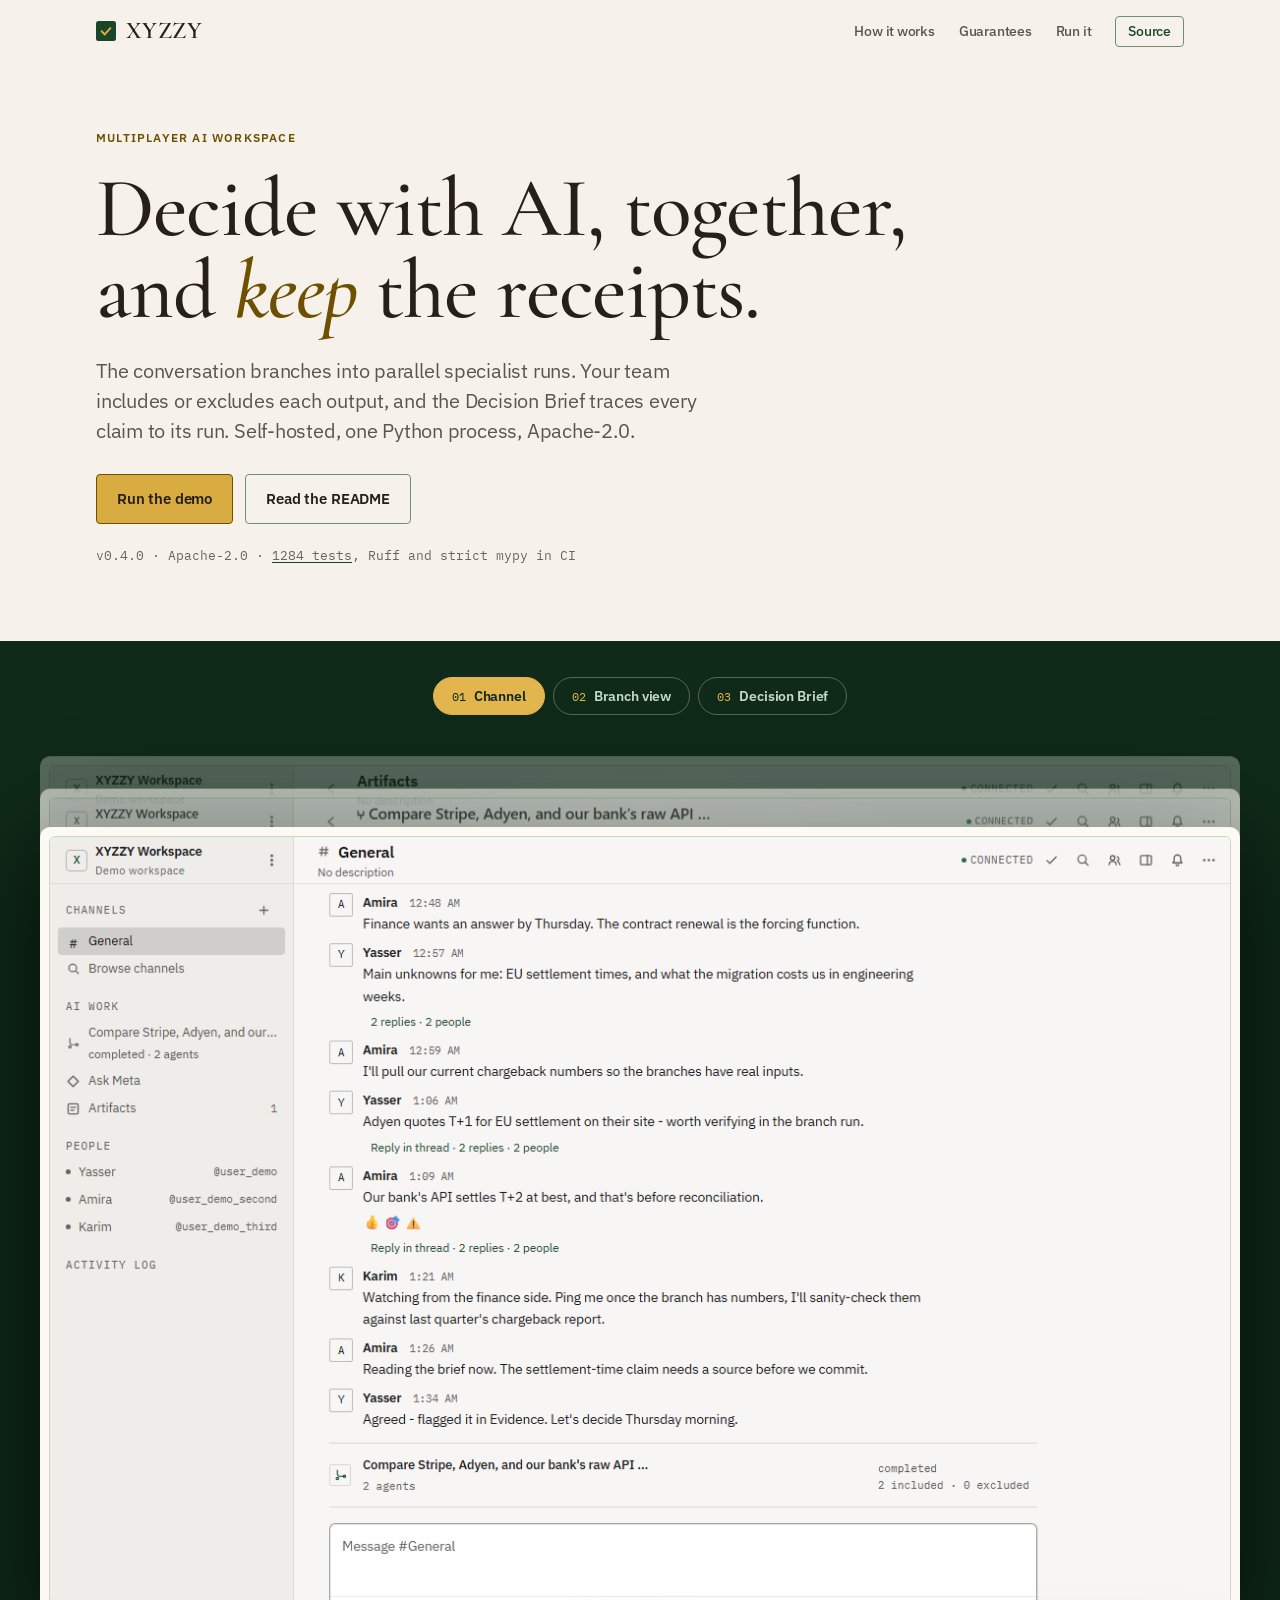
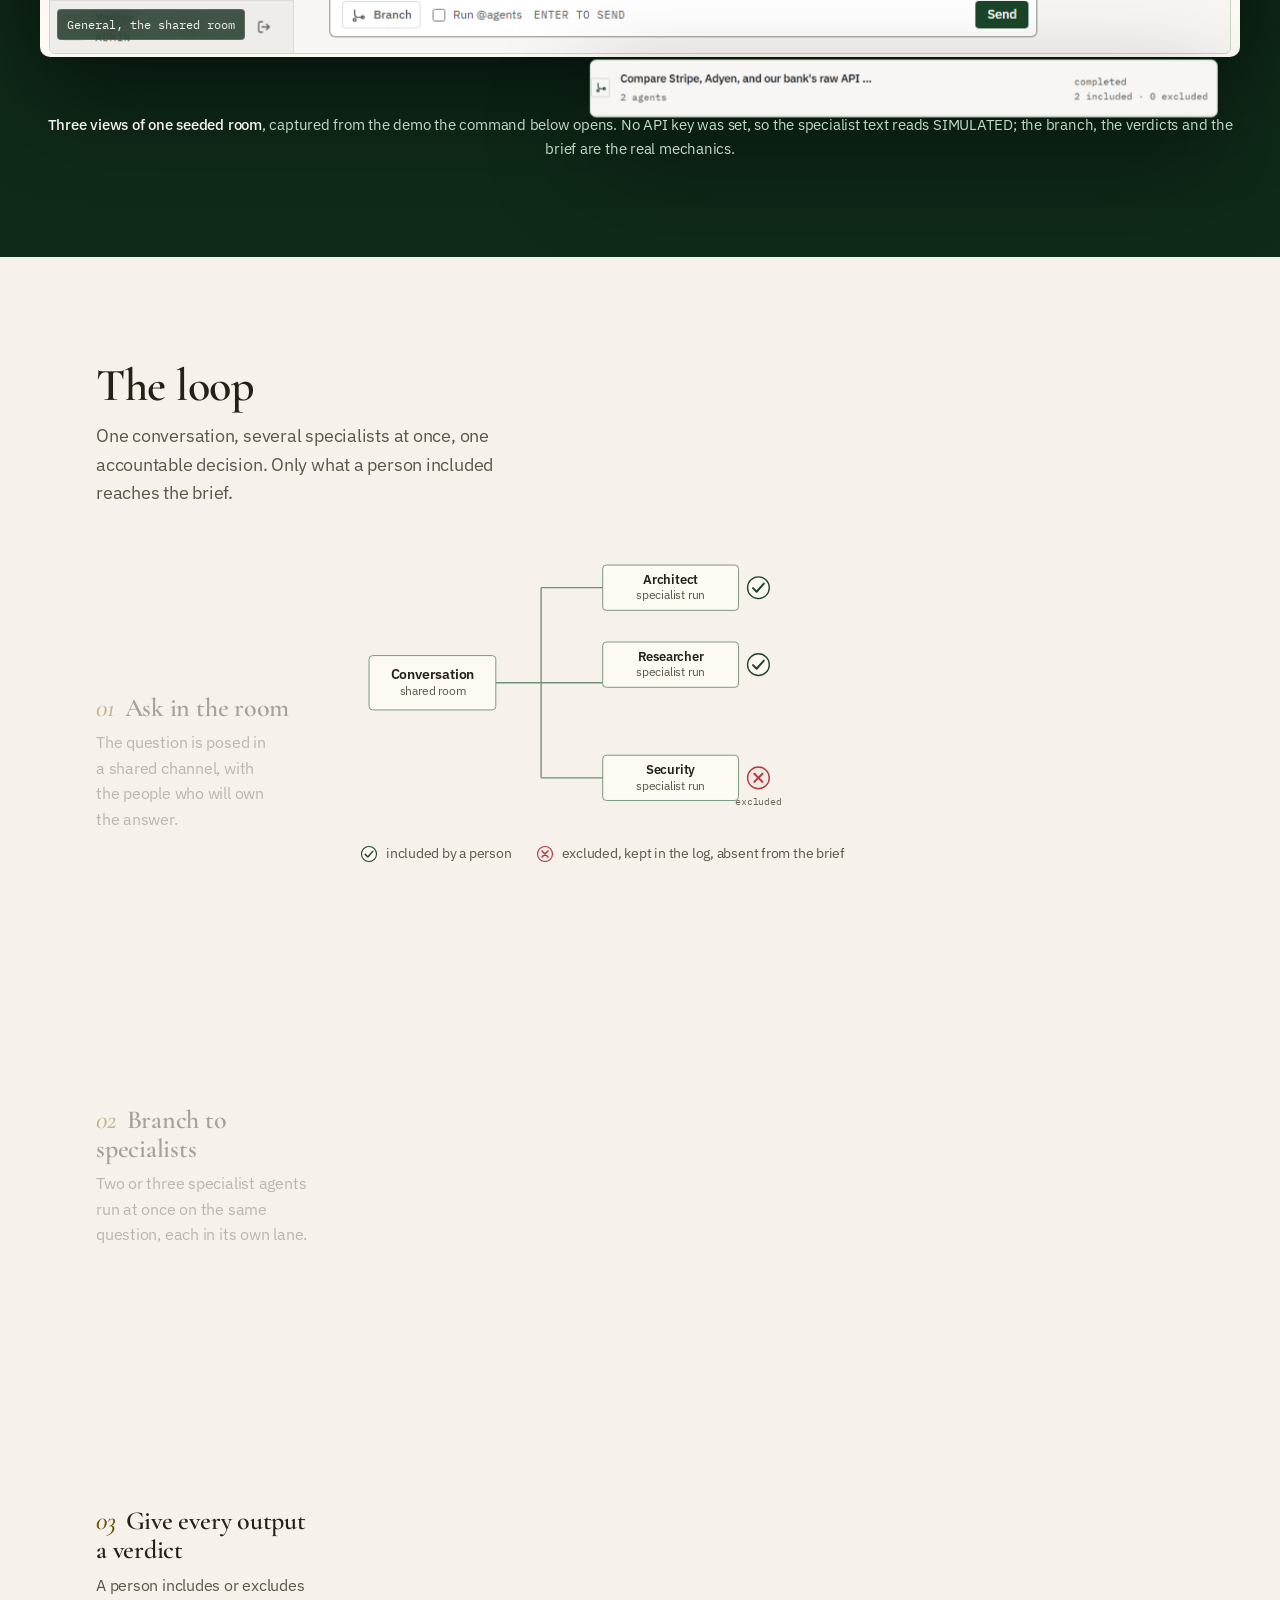
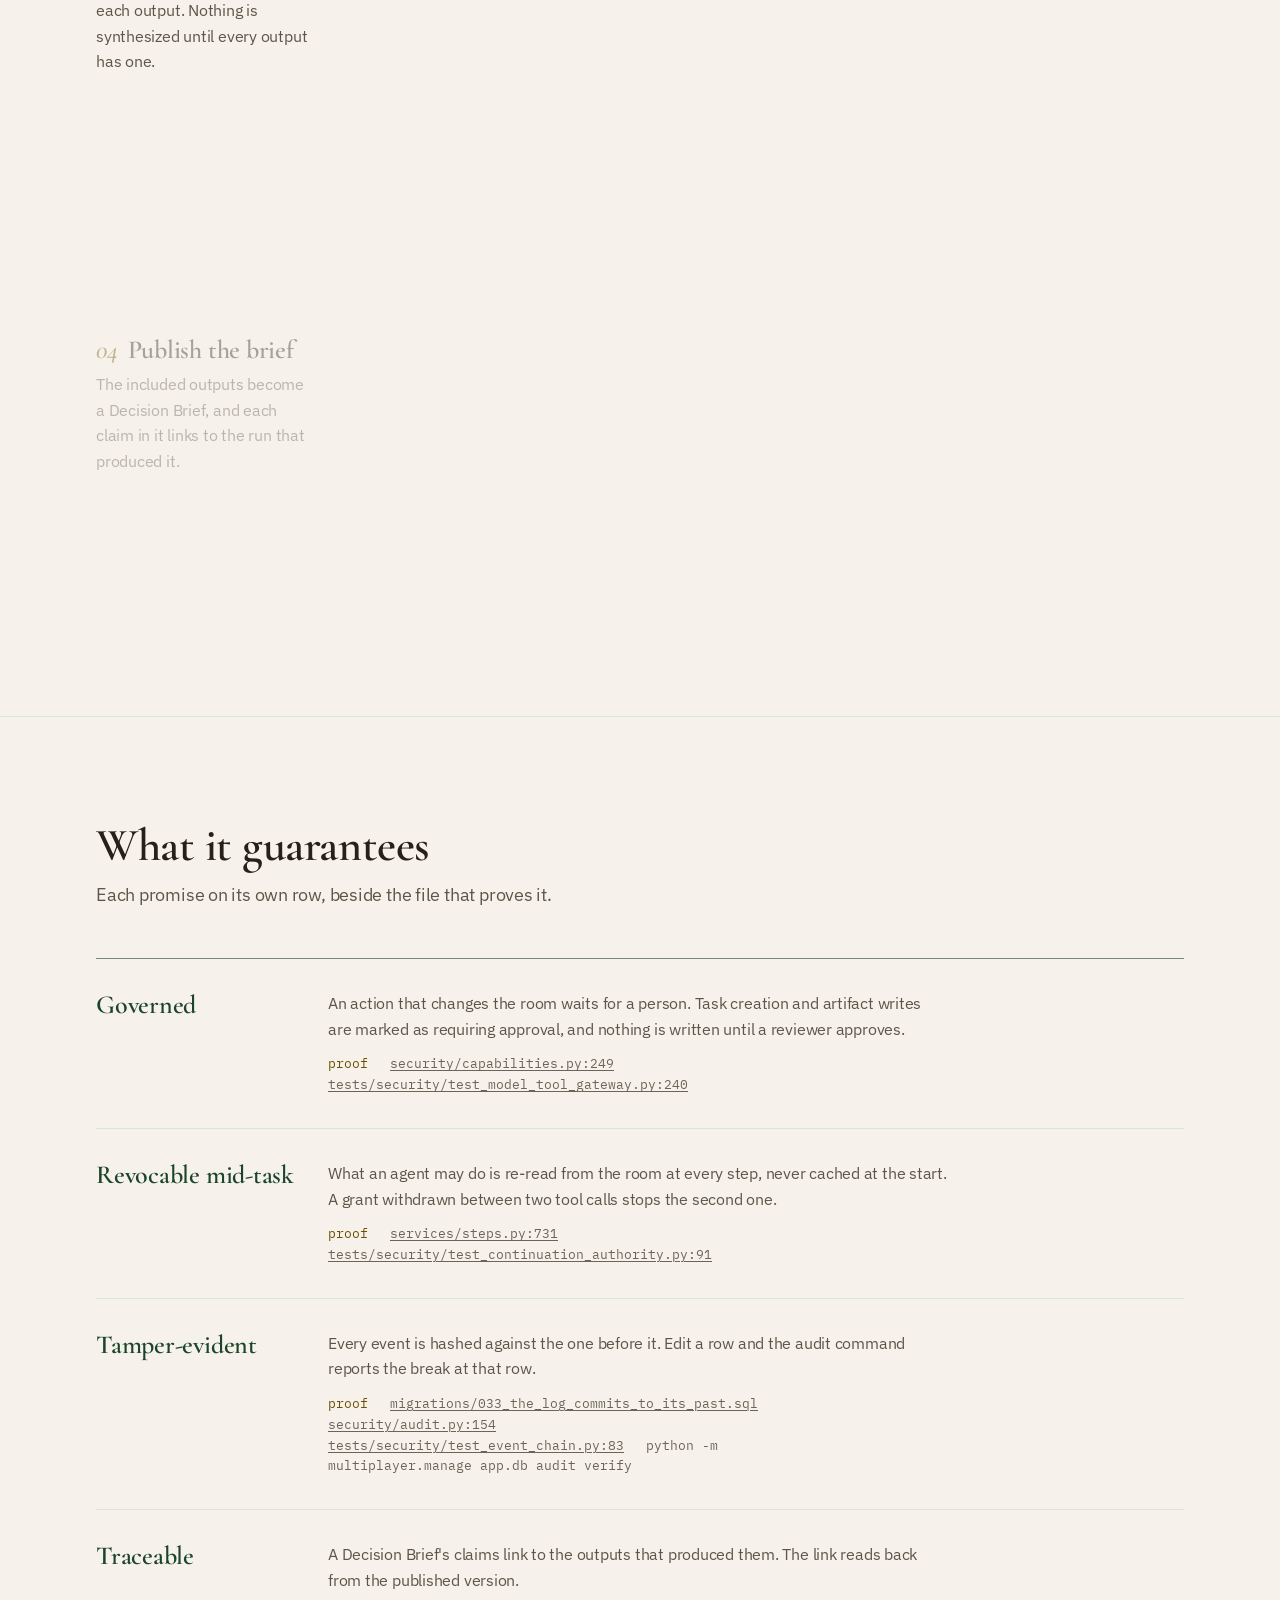
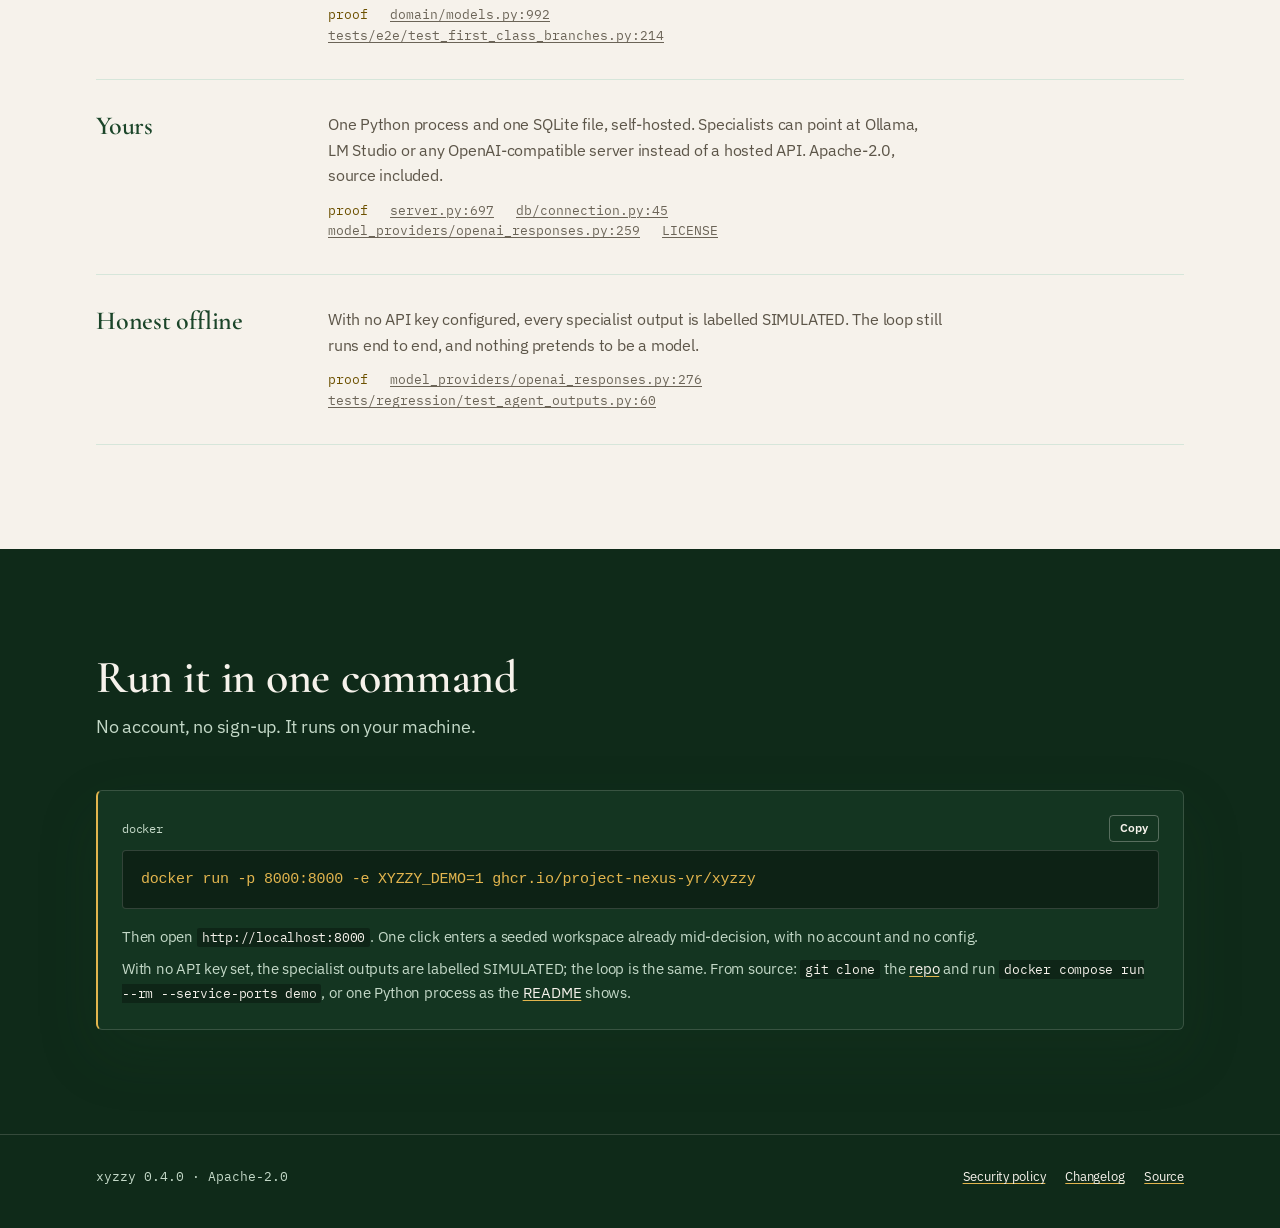
<file: site/index.html>
<!doctype html>
<html lang="en">
<head>
<meta charset="utf-8">
<title>XYZZY: decide with AI, together, and keep the receipts</title>
<meta name="description" content="A shared workspace where a technical team branches a conversation into parallel AI specialists, includes or excludes each output, and publishes a Decision Brief with every claim traced. Self-hosted, one Python process, Apache-2.0.">
<meta name="viewport" content="width=device-width, initial-scale=1">
<meta name="theme-color" content="#F6F2EB" media="(prefers-color-scheme: light)">
<meta name="theme-color" content="#040905" media="(prefers-color-scheme: dark)">
<link rel="canonical" href="https://xyzzy.yasserameur-dev.workers.dev/">
<meta property="og:url" content="https://xyzzy.yasserameur-dev.workers.dev/">
<meta property="og:title" content="XYZZY: decide with AI, together, and keep the receipts">
<meta property="og:description" content="A team branches a conversation into parallel AI specialists, includes or excludes each output, and publishes a Decision Brief with every claim traced. Self-hosted, one Python process, Apache-2.0.">
<meta property="og:type" content="website">
<meta property="og:image" content="https://xyzzy.yasserameur-dev.workers.dev/assets/og.png">
<meta name="twitter:card" content="summary_large_image">
<meta name="twitter:title" content="XYZZY: decide with AI, together, and keep the receipts">
<meta name="twitter:description" content="A team branches a conversation into parallel AI specialists, includes or excludes each output, and publishes a Decision Brief with every claim traced. Self-hosted, one Python process, Apache-2.0.">
<meta name="twitter:image" content="https://xyzzy.yasserameur-dev.workers.dev/assets/og.png">
<link rel="icon" href="data:image/svg+xml,%3Csvg xmlns='http://www.w3.org/2000/svg' viewBox='0 0 32 32'%3E%3Crect width='32' height='32' rx='4' fill='%231B4529'/%3E%3Cpath d='M9 16.5l5 5 9-10' fill='none' stroke='%23E2B54E' stroke-width='3.2' stroke-linecap='round' stroke-linejoin='round'/%3E%3C/svg%3E">
<link rel="alternate icon" href="assets/icon-180.png">
<link rel="apple-touch-icon" href="assets/icon-180.png">
<link rel="preconnect" href="https://fonts.googleapis.com">
<link rel="preconnect" href="https://fonts.gstatic.com" crossorigin>
<link href="https://fonts.googleapis.com/css2?family=Cormorant+Garamond:ital,wght@0,500;0,600;1,500&family=IBM+Plex+Mono:wght@400;500&family=IBM+Plex+Sans:wght@400;500;600&display=swap" rel="stylesheet">
<style>
  /* Metric-matched stand-ins so nothing shifts when the faces land. */
  @font-face {
    font-family: "Plex Sans Fallback";
    src: local("Arial"), local("Helvetica Neue"), local("Liberation Sans");
    size-adjust: 96%; ascent-override: 102%; descent-override: 27%; line-gap-override: 0%;
    font-display: swap;
  }
  @font-face {
    font-family: "Cormorant Fallback";
    src: local("Georgia"), local("Times New Roman");
    size-adjust: 92%; ascent-override: 88%; descent-override: 26%; line-gap-override: 0%;
    font-display: swap;
  }

  :root {
    color-scheme: light dark;
    --bg: #F6F2EB;  --surface: #ECF6EE;  --raised: #FDFAF3;  --sunken: #EFEAE3;
    --line: #D6E6DA;  --line-2: #C4D9C8;  --line-3: #6E8F75;
    --text: #262018;  --text-2: #5C5548;  --text-3: #6B6457;
    --accent: #1B4529;  --accent-2: #2F623F;  --accent-ink: #FDFAF3;
    --spark: #6D5100;  --spark-fill: #D9AC42;  --on-spark: #262018;
    --ok: #1B4529;  --danger: #B03A41;
    --band: #0F2A19;  --band-2: #143521;  --band-text: #F6F2EB;  --band-text-2: #C4D9C8;  --band-line: rgba(246,242,235,.16);  --band-edge: rgba(246,242,235,.3);
    --gold: #E2B54E;  --gold-glow: rgba(226,181,78,.38);
    --shadow-1: 0 1px 2px rgba(38,32,24,.08);  --shadow-2: 0 8px 20px rgba(38,32,24,.12);
    --shadow-3: 0 24px 60px rgba(27,69,41,.18);  --shadow-4: 0 40px 100px rgba(0,0,0,.45);

    --serif: "Cormorant Garamond", "Cormorant Fallback", Georgia, serif;
    --sans: "IBM Plex Sans", "Plex Sans Fallback", "Segoe UI", system-ui, sans-serif;
    --mono: "IBM Plex Mono", "SFMono-Regular", Consolas, Menlo, monospace;

    --container-max: 68rem;
    --gutter: 24px;
    --section-y: 104px;
    --focus-ring: 2px solid var(--accent);
    --ease-out: cubic-bezier(.22, 1, .36, 1);
  }
  @media (prefers-color-scheme: dark) {
    :root {
      --bg: #040905;  --surface: #092814;  --raised: #0D150F;  --sunken: #020402;
      --line: #202B22;  --line-2: #313E34;  --line-3: #5C7561;
      --text: #F6F2EB;  --text-2: #D7D2C9;  --text-3: #A9B3AB;
      --accent: #A1C1A9;  --accent-2: #C4D9C8;  --accent-ink: #040905;
      --spark: #E2B54E;  --spark-fill: #E2B54E;  --on-spark: #040905;
      --ok: #A1C1A9;  --danger: #E0646B;
      --band: #0B2114;  --band-2: #0F2A19;
      --shadow-1: 0 2px 4px rgba(0,0,0,.4);  --shadow-2: 0 8px 20px rgba(0,0,0,.45);
      --shadow-3: 0 24px 60px rgba(0,0,0,.6);  --shadow-4: 0 40px 100px rgba(0,0,0,.7);
    }
  }
  @media (max-width: 480px) {
    :root { --gutter: 20px; --section-y: 64px; }
  }

  * { box-sizing: border-box; }
  html { -webkit-text-size-adjust: 100%; background: var(--bg); overflow-x: clip; scroll-behavior: smooth; }
  body {
    margin: 0; background: var(--bg); color: var(--text);
    font-family: var(--sans); font-size: 1.0625rem; line-height: 1.6;
    letter-spacing: -0.013em; overflow-x: clip;
  }
  ::selection { background: var(--accent); color: var(--accent-ink); }

  .skip-link {
    position: absolute; inset-inline-start: -999px; top: 0;
    background: var(--accent); color: var(--accent-ink);
    padding: 10px 16px; z-index: 10;
  }
  .skip-link:focus { inset-inline-start: 12px; top: 12px; }

  a { color: var(--accent); text-decoration-thickness: 1px; text-underline-offset: 0.15em; }
  a:hover { color: var(--accent-2); }
  a:focus-visible, button:focus-visible { outline: var(--focus-ring); outline-offset: 2px; }
  .band a:focus-visible, .band button:focus-visible { outline-color: var(--gold); }

  .wrap { max-width: var(--container-max); margin: 0 auto; padding-inline: var(--gutter); }
  #main, #loop-heading, #guarantees-heading, #quickstart { scroll-margin-top: 84px; }

  /* header: a translucent layer the page scrolls beneath */
  header.site {
    position: sticky; top: 0; z-index: 40;
    background: color-mix(in srgb, var(--bg) 82%, transparent);
    -webkit-backdrop-filter: blur(14px); backdrop-filter: blur(14px);
    border-bottom: 1px solid transparent;
    padding-inline: var(--gutter);
  }
  header.site.is-scrolled { border-bottom-color: var(--line); }
  .header-inner {
    display: flex; align-items: center; justify-content: space-between; gap: 16px;
    padding-block: 16px; max-width: var(--container-max); margin: 0 auto; line-height: 1.2;
  }
  .wordmark {
    display: inline-flex; align-items: center; gap: 10px;
    font-family: var(--serif); font-weight: 600; font-size: 1.5rem; letter-spacing: 0.02em;
    color: var(--text); text-decoration: none;
  }
  .wordmark svg { width: 20px; height: 20px; flex: none; }
  header.site nav { display: flex; align-items: center; gap: 24px; }
  header.site nav a {
    font-size: 0.875rem; font-weight: 500; text-decoration: none;
    color: var(--text-2); white-space: nowrap;
  }
  header.site nav a:hover { color: var(--text); }
  header.site nav a.nav-source {
    color: var(--accent); border: 1px solid var(--line-3); border-radius: 4px; padding: 6px 12px;
  }
  header.site nav a.nav-source:hover { border-color: var(--accent); }
  @media (max-width: 640px) {
    .header-inner { padding-block: 12px; }
    header.site nav { gap: 16px; }
    header.site nav a:not(.nav-source):not(.nav-quickstart) { display: none; }
  }

  /* hero copy on paper */
  .hero { padding: 64px var(--gutter) 0; }
  .hero-copy { max-width: 56rem; margin-bottom: 40px; }
  .eyebrow {
    font-size: 0.75rem; font-weight: 600; text-transform: uppercase;
    letter-spacing: 0.1em; color: var(--spark); margin: 0 0 20px;
  }
  h1 {
    font-family: var(--serif); font-weight: 500;
    font-size: clamp(2.75rem, 6.6vw, 5.25rem);
    line-height: 0.98; letter-spacing: -0.012em;
    margin: 0 0 24px; color: var(--text); max-width: 22ch; text-wrap: balance;
  }
  h1 em { font-style: italic; color: var(--spark); }
  .lede {
    font-size: 1.25rem; line-height: 1.5; color: var(--text-2);
    max-width: 52ch; margin: 0 0 28px; text-wrap: pretty;
  }
  .cta-row { display: flex; gap: 12px; flex-wrap: wrap; align-items: center; }
  .cta-primary, .cta-secondary {
    display: inline-flex; align-items: center; gap: 8px;
    font-weight: 600; font-size: 0.9375rem; letter-spacing: -0.01em;
    padding: 12px 20px; border-radius: 4px; text-decoration: none;
    border: 1px solid transparent; white-space: nowrap;
  }
  .cta-primary { background: var(--spark-fill); color: var(--on-spark); border-color: var(--spark); }
  .cta-primary:hover { filter: brightness(0.94); color: var(--on-spark); box-shadow: var(--shadow-2); }
  .cta-secondary { border-color: var(--line-3); color: var(--text); }
  .cta-secondary:hover { border-color: var(--accent); color: var(--text); }
  .hero-proof { margin: 22px 0 0; font-family: var(--mono); font-size: 0.8125rem; color: var(--text-3); letter-spacing: 0; }
  .hero-proof a { color: var(--text-3); text-decoration-color: var(--accent); }
  .hero-proof a:hover { color: var(--text); }
  .hero-proof .sep { padding-inline: 8px; }

  /* the stage: a deep green band, one gold light, three real views in depth */
  .band { background: var(--band); color: var(--band-text); position: relative; }
  .band a { color: var(--band-text); text-decoration-color: var(--gold); }
  .band a:hover { color: var(--gold); }
  .stage { padding: 0 var(--gutter) 96px; margin-top: -1px; position: relative; overflow: clip; }
  .stage::before {
    content: ""; position: absolute; inset: 0; z-index: 0; pointer-events: none;
    background:
      radial-gradient(56% 42% at 50% 42%, var(--gold-glow), transparent 70%),
      linear-gradient(to bottom, var(--bg) 0, var(--bg) 36px, transparent 36px);
  }
  .stage-inner { position: relative; z-index: 1; max-width: 1200px; margin: 0 auto; }

  .tabs { display: flex; gap: 8px; justify-content: center; margin: 0; padding: 72px 0 0; list-style: none; flex-wrap: wrap; }
  .tab {
    font-family: var(--sans); font-size: 0.875rem; font-weight: 600; letter-spacing: -0.01em;
    color: var(--band-text-2); background: transparent; border: 1px solid var(--band-edge);
    border-radius: 999px; padding: 9px 18px; cursor: pointer; display: inline-flex; align-items: center; gap: 8px;
  }
  .tab .n { font-family: var(--mono); font-weight: 400; font-size: 0.75rem; color: var(--gold); letter-spacing: 0; }
  .tab:hover { color: var(--band-text); border-color: var(--band-text-2); }
  .tab[aria-selected="true"] { color: var(--band); background: var(--gold); border-color: var(--gold); }
  .tab[aria-selected="true"] .n { color: var(--band); }

  .stack {
    position: relative; aspect-ratio: 1200 / 830; margin-top: 112px;
    perspective: 1800px; perspective-origin: 50% 20%;
  }
  .stack-tilt { position: absolute; inset: 0; transform-style: preserve-3d; transform: rotateX(var(--rx, 0deg)) rotateY(var(--ry, 0deg)); }
  .frame {
    position: absolute; inset: 0; transform-style: preserve-3d;
    background: var(--raised); border: 1px solid var(--band-edge);
    border-radius: 10px; padding: 8px; box-shadow: var(--shadow-4);
    transition: transform 720ms var(--ease-out), opacity 520ms var(--ease-out);
  }
  .frame img { width: 100%; height: auto; display: block; border-radius: 6px; border: 1px solid var(--line-2); }
  .frame[data-pos="0"] { transform: translate3d(0, 0, 0); opacity: 1; z-index: 3; }
  .frame[data-pos="1"] { transform: translate3d(0, -40px, -180px) rotateX(5deg); opacity: .55; z-index: 2; }
  .frame[data-pos="2"] { transform: translate3d(0, -76px, -360px) rotateX(9deg); opacity: .3; z-index: 1; }
  .frame-tag {
    position: absolute; inset-inline-start: 16px; bottom: 16px; z-index: 4;
    font-family: var(--mono); font-size: 0.75rem; letter-spacing: 0;
    color: var(--band-text); background: color-mix(in srgb, var(--band) 78%, transparent);
    border: 1px solid var(--band-line); border-radius: 4px; padding: 5px 9px;
    -webkit-backdrop-filter: blur(8px); backdrop-filter: blur(8px);
  }
  .float {
    position: absolute; z-index: 5; inset-inline-end: 4%; bottom: -28px; width: min(600px, 66%);
    background: var(--raised); border: 1px solid var(--line-2); border-radius: 6px;
    box-shadow: var(--shadow-4); overflow: hidden; transform: translateZ(80px);
    transition: opacity 400ms var(--ease-out), transform 720ms var(--ease-out);
  }
  .float img { display: block; width: 100%; height: auto; }
  .stack[data-active="0"] .float { opacity: 1; }
  .stack:not([data-active="0"]) .float { opacity: 0; transform: translateZ(80px) translateY(12px); pointer-events: none; }
  .stage-caption { position: relative; z-index: 1; margin: 56px auto 0; max-width: 1200px; font-size: 0.9375rem; color: var(--band-text-2); text-align: center; text-wrap: pretty; }
  .stage-caption strong { color: var(--band-text); font-weight: 500; }
  @media (max-width: 760px) {
    .stack { perspective: none; margin-top: 20px; aspect-ratio: auto; }
    .tabs { padding-top: 40px; }
    .stack-tilt { position: static; transform: none; }
    .frame { position: static; transform: none !important; opacity: 1 !important; }
    .frame:not([data-pos="0"]) { display: none; }
    .float { position: static; width: auto; margin: 16px auto 0; transform: none !important; max-width: 560px; }
    .stage-caption { margin-top: 24px; }
  }

  /* section scaffolding */
  section { padding: var(--section-y) var(--gutter); }
  section > .wrap { padding: 0; }
  .section-head { max-width: 46ch; margin-bottom: 48px; }
  h2 {
    font-family: var(--serif); font-weight: 600;
    font-size: clamp(2rem, 3.8vw, 2.875rem); line-height: 1.05;
    letter-spacing: -0.01em; color: var(--text); margin: 0 0 12px; text-wrap: balance;
  }
  .band h2 { color: var(--band-text); }
  .section-dek { color: var(--text-2); margin: 0; font-size: 1.125rem; text-wrap: pretty; }
  .band .section-dek { color: var(--band-text-2); }
  hr.rule { border: 0; border-top: 1px solid var(--line); margin: 0; }

  /* the loop as a scene: steps scroll, the diagram stays and advances */
  .scene { display: grid; grid-template-columns: 13.5rem 1fr; gap: 48px; align-items: start; }
  .scene-steps { display: flex; flex-direction: column; }
  .step { min-height: 46vh; display: flex; flex-direction: column; justify-content: center; padding-block: 24px; opacity: .38; transition: opacity 300ms ease-out; }
  .step.is-active { opacity: 1; }
  .step h3 { font-family: var(--serif); font-size: 1.625rem; font-weight: 600; margin: 0 0 8px; line-height: 1.1; }
  .step h3 span { font-family: var(--serif); font-style: italic; font-weight: 500; color: var(--spark); margin-inline-end: 10px; }
  .step p { margin: 0; color: var(--text-2); max-width: 30ch; text-wrap: pretty; font-size: 1rem; }
  .scene-stage { position: sticky; top: 112px; }
  .loop-diagram { width: 100%; height: auto; }
  .loop-diagram text { font-family: var(--sans); }
  .loop-diagram .mono { font-family: var(--mono); }
  .loop-diagram-narrow { display: none; }
  .legend { display: flex; gap: 24px; flex-wrap: wrap; margin: 20px 0 0; font-size: 0.875rem; color: var(--text-2); list-style: none; padding: 0; }
  .legend li { display: inline-flex; align-items: center; gap: 8px; }
  .legend svg { width: 18px; height: 18px; flex: none; }
  @media (max-width: 760px) {
    .scene { grid-template-columns: 1fr; gap: 24px; }
    .scene-stage { position: static; }
    .step { min-height: 0; padding-block: 12px; }
    .loop-diagram-wide { display: none; }
    .loop-diagram-narrow { display: block; }
  }
  .sr-only { position: absolute; width: 1px; height: 1px; padding: 0; margin: -1px; overflow: hidden; clip: rect(0, 0, 0, 0); white-space: nowrap; border: 0; }

  .loop-diagram .st { opacity: 0; transition: opacity 420ms var(--ease-out), transform 420ms var(--ease-out); }
  .loop-diagram .st-run { transform: translateX(-10px); }
  .loop-diagram .st-brief { transform: translateX(-12px); }
  .loop-diagram .st-mark path { stroke-dasharray: 40; stroke-dashoffset: 40; transition: stroke-dashoffset 480ms var(--ease-out); }
  .loop-diagram.s1 .st-conv { opacity: 1; }
  .loop-diagram.s2 .st-run, .loop-diagram.s2 .st-wire { opacity: 1; transform: none; }
  .loop-diagram.s2 .st-run:nth-of-type(2) { transition-delay: 90ms; }
  .loop-diagram.s2 .st-run:nth-of-type(3) { transition-delay: 180ms; }
  .loop-diagram.s2:not(.s3) .st-runline { stroke-dasharray: 5 4; animation: running 1.1s linear 3; }
  .loop-diagram.s3 .st-mark { opacity: 1; }
  .loop-diagram.s3 .st-mark path { stroke-dashoffset: 0; }
  .loop-diagram.s3 .st-mark:nth-of-type(2) path { transition-delay: 120ms; }
  .loop-diagram.s3 .st-mark:nth-of-type(3) path { transition-delay: 240ms; }
  .loop-diagram.s3 .st-verdict { opacity: 1; transition-delay: 300ms; }
  .loop-diagram.s4 .st-synth, .loop-diagram.s4 .st-brief, .loop-diagram.s4 .st-wire2 { opacity: 1; transform: none; }
  .loop-diagram.s4 .st-brief { transition-delay: 160ms; }
  @keyframes running { to { stroke-dashoffset: -18; } }

  /* guarantees: a ledger, each promise beside the file that proves it */
  .ledger { border-top: 1px solid var(--line-3); margin: 0; padding: 0; list-style: none; }
  .ledger li { display: grid; grid-template-columns: 13rem 1fr; gap: 24px; padding: 32px 0; border-bottom: 1px solid var(--line); }
  .ledger li > div { min-width: 0; }
  .ledger h3 { font-family: var(--serif); font-size: 1.625rem; font-weight: 600; margin: 0; line-height: 1.1; color: var(--accent); }
  .ledger p { margin: 0 0 12px; color: var(--text-2); font-size: 1rem; max-width: 62ch; text-wrap: pretty; }
  .ledger .proof { font-family: var(--mono); font-size: 0.8125rem; color: var(--text-3); letter-spacing: 0; margin: 0; overflow-wrap: anywhere; }
  .ledger .proof > * { margin-inline-end: 14px; }
  .ledger .proof a { color: var(--text-3); }
  .ledger .proof a:hover { color: var(--text); }
  .ledger .proof .k { color: var(--spark); }
  @media (max-width: 640px) { .ledger li { grid-template-columns: 1fr; gap: 8px; padding: 22px 0; } }

  /* quickstart on the second band */
  .quickstart-panel {
    background: var(--band-2); border: 1px solid var(--band-line); border-inline-start: 2px solid var(--gold);
    padding: 24px; border-radius: 6px; box-shadow: var(--shadow-3);
  }
  pre.code {
    font-family: var(--mono); font-size: 0.9375rem; line-height: 1.7;
    background: rgba(0,0,0,.35); color: var(--gold);
    border: 1px solid var(--band-line); border-radius: 4px;
    padding: 16px 18px; margin: 0; white-space: pre; overflow-x: auto;
  }
  pre.code code { display: block; }
  .code-block { margin: 0 0 16px; }
  .code-toolbar { display: flex; justify-content: space-between; align-items: center; margin: 0 0 8px; }
  .code-toolbar span { font-family: var(--mono); font-size: 0.75rem; color: var(--band-text-2); }
  .copy-btn {
    font-family: var(--sans); font-size: 0.75rem; font-weight: 600;
    color: var(--band-text); background: transparent;
    border: 1px solid var(--band-edge); border-radius: 4px; padding: 4px 10px; cursor: pointer; line-height: 1.4;
  }
  .copy-btn:hover { border-color: var(--gold); color: var(--gold); }
  .after { margin: 0; font-size: 0.9375rem; color: var(--band-text-2); }
  .after + .after { margin-top: 8px; }
  .after code { font-family: var(--mono); font-size: 0.875em; background: rgba(0,0,0,.3); color: var(--band-text); padding: 1px 5px; border-radius: 2px; }
  @media (max-width: 480px) {
    .hero { padding-top: 40px; }
    pre.code { white-space: pre-wrap; word-break: break-all; }
  }

  footer.site { border-top: 1px solid var(--band-line); padding: 32px var(--gutter) 40px; }
  footer.site .wrap { padding: 0; display: flex; justify-content: space-between; align-items: center; flex-wrap: wrap; gap: 12px; }
  footer.site p { margin: 0; font-family: var(--mono); font-size: 0.8125rem; color: var(--band-text-2); letter-spacing: 0; }
  footer.site nav { display: flex; gap: 20px; }
  footer.site nav a { font-size: 0.8125rem; }

  /* motion: one entrance on load, one reveal per section, both once */
  .reveal { opacity: 0; transform: translateY(16px); }
  .reveal.in { opacity: 1; transform: none; }
  @media (prefers-reduced-motion: no-preference) {
    a, button, .cta-primary, .cta-secondary, header.site, .copy-btn, .tab {
      transition: color 100ms ease, background-color 100ms ease, border-color 100ms ease, box-shadow 160ms var(--ease-out), transform 160ms var(--ease-out);
    }
    .cta-primary:active, .cta-secondary:active, .copy-btn:active, .tab:active { transform: scale(0.96); transition-duration: 60ms; }
    .rise { opacity: 0; transform: translateY(14px); animation: rise 640ms var(--ease-out) both; animation-delay: var(--d, 0ms); }
    .tabs { animation: rise 600ms var(--ease-out) 380ms both; }
    .stack-tilt { animation: settle 1100ms var(--ease-out) 300ms both; transition: transform 500ms var(--ease-out); }
    .float { animation: float-in 720ms var(--ease-out) 1100ms both; }
    .stage-caption { animation: rise 500ms var(--ease-out) 1300ms both; }
    .reveal { transition: opacity 560ms var(--ease-out), transform 560ms var(--ease-out); transition-delay: var(--d, 0ms); }
  }
  @media (prefers-reduced-motion: no-preference) and (hover: hover) and (pointer: fine) {
    .cta-primary:hover, .cta-secondary:hover { transform: translateY(-1px); }
  }
  @keyframes rise { from { opacity: 0; transform: translateY(14px); } to { opacity: 1; transform: none; } }
  @keyframes settle { from { opacity: 0; transform: translateY(70px) rotateX(16deg); } to { opacity: 1; transform: translateY(0) rotateX(0deg); } }
  @keyframes float-in { from { opacity: 0; transform: translateZ(80px) translateY(22px); } to { opacity: 1; transform: translateZ(80px); } }
  @media (prefers-reduced-motion: reduce) {
    .rise, .tabs, .stack-tilt, .float, .stage-caption { animation: fade 400ms ease-out both; animation-delay: var(--d, 0ms); }
    .stack-tilt { animation-delay: 120ms; } .float { animation-delay: 240ms; } .stage-caption { animation-delay: 300ms; }
    .stack-tilt { transform: none !important; }
    .frame { transition: opacity 300ms ease-out; }
    .reveal { opacity: 1; transform: none; transition: none; }
    .loop-diagram .st, .loop-diagram .st-run, .loop-diagram .st-brief { transform: none; transition: opacity 300ms ease-out; }
    .loop-diagram .st-mark path { stroke-dasharray: none; stroke-dashoffset: 0; }
    .loop-diagram.s2:not(.s3) .st-runline { animation: none; }
    html { scroll-behavior: auto; }
  }
  @keyframes fade { from { opacity: 0; } to { opacity: 1; } }
  @media print {
    .rise, .reveal, .tabs, .stack-tilt, .float, .stage-caption, .loop-diagram .st, .step { opacity: 1 !important; transform: none !important; animation: none !important; }
    .loop-diagram .st-mark path { stroke-dasharray: none; stroke-dashoffset: 0; }
  }
</style>
</head>
<body>

<a class="skip-link" href="#main">Skip to content</a>

<header class="site">
  <div class="header-inner">
    <a class="wordmark" href="#main" aria-label="XYZZY, home">
      <svg viewBox="0 0 32 32" aria-hidden="true"><rect width="32" height="32" rx="4" fill="var(--accent)"/><path d="M9 16.5l5 5 9-10" fill="none" stroke="var(--spark-fill)" stroke-width="3.2" stroke-linecap="round" stroke-linejoin="round"/></svg>
      XYZZY
    </a>
    <nav aria-label="Page">
      <a href="#loop-heading">How it works</a>
      <a href="#guarantees-heading">Guarantees</a>
      <a class="nav-quickstart" href="#quickstart">Run it</a>
      <a class="nav-source" href="https://github.com/Project-Nexus-YR/XYZZY" target="_blank" rel="noopener">Source</a>
    </nav>
  </div>
</header>

<main id="main">
  <section class="hero">
    <div class="wrap">
      <div class="hero-copy">
        <p class="eyebrow rise" style="--d: 0ms">Multiplayer AI workspace</p>
        <h1 class="rise" style="--d: 60ms">Decide with AI, together, and <em>keep</em> the receipts.</h1>
        <p class="lede rise" style="--d: 130ms">The conversation branches into parallel specialist runs. Your team includes or excludes each output, and the Decision Brief traces every claim to its run. Self-hosted, one Python process, Apache-2.0.</p>
        <div class="cta-row rise" style="--d: 200ms">
          <a class="cta-primary" href="#quickstart">Run the demo</a>
          <a class="cta-secondary" href="https://github.com/Project-Nexus-YR/XYZZY#readme" target="_blank" rel="noopener">Read the README</a>
        </div>
        <p class="hero-proof rise" style="--d: 270ms">v0.4.0<span class="sep">·</span>Apache-2.0<span class="sep">·</span><a href="https://github.com/Project-Nexus-YR/XYZZY/tree/main/tests" target="_blank" rel="noopener">1284 tests</a>, Ruff and strict mypy in CI</p>
      </div>
    </div>
  </section>

  <div class="band stage">
    <div class="stage-inner">
      <ul class="tabs" role="tablist" aria-label="Views of the seeded workspace">
        <li><button class="tab" role="tab" id="tab-0" aria-selected="true" aria-controls="frame-0" data-view="0"><span class="n">01</span>Channel</button></li>
        <li><button class="tab" role="tab" id="tab-1" aria-selected="false" aria-controls="frame-1" data-view="1"><span class="n">02</span>Branch view</button></li>
        <li><button class="tab" role="tab" id="tab-2" aria-selected="false" aria-controls="frame-2" data-view="2"><span class="n">03</span>Decision Brief</button></li>
      </ul>
      <div class="stack" data-active="0">
        <div class="stack-tilt">
          <div class="frame" id="frame-0" role="tabpanel" aria-labelledby="tab-0" data-pos="0">
            <picture>
              <source media="(prefers-color-scheme: dark)" srcset="assets/screenshot-hero-dark.png 1x, assets/screenshot-hero-dark@2x.png 2x" width="1200" height="830">
              <img src="assets/screenshot-hero-light.png" srcset="assets/screenshot-hero-light.png 1x, assets/screenshot-hero-light@2x.png 2x" width="1200" height="830" loading="eager" fetchpriority="high" alt="The XYZZY demo workspace: the General channel conversation between three teammates and, beneath it, a completed two-agent branch showing 2 included, 0 excluded.">
            </picture>
            <span class="frame-tag">General, the shared room</span>
          </div>
          <div class="frame" id="frame-1" role="tabpanel" aria-labelledby="tab-1" data-pos="1">
            <picture>
              <source media="(prefers-color-scheme: dark)" srcset="assets/view-branch-dark.png 1x, assets/view-branch-dark@2x.png 2x" width="1200" height="830">
              <img src="assets/view-branch-light.png" srcset="assets/view-branch-light.png 1x, assets/view-branch-light@2x.png 2x" width="1200" height="830" loading="lazy" alt="The branch view: two specialist outputs side by side, Architect and Researcher, each with Include and Exclude buttons and a provenance disclosure, and a footer reading 2 included, 0 excluded, 0 unreviewed with a Publish Decision Brief button.">
            </picture>
            <span class="frame-tag">the branch, two specialists, a verdict each</span>
          </div>
          <div class="frame" id="frame-2" role="tabpanel" aria-labelledby="tab-2" data-pos="2">
            <picture>
              <source media="(prefers-color-scheme: dark)" srcset="assets/view-brief-dark.png 1x, assets/view-brief-dark@2x.png 2x" width="1200" height="830">
              <img src="assets/view-brief-light.png" srcset="assets/view-brief-light.png 1x, assets/view-brief-light@2x.png 2x" width="1200" height="830" loading="lazy" alt="The published Decision Brief: version 1, a recommendation, two claims each listing its source output id, risks, uncertainties, a next action, and an Inspect claim provenance button.">
            </picture>
            <span class="frame-tag">the Decision Brief, every claim with its source id</span>
          </div>
        </div>
        <div class="float">
          <picture>
            <source media="(prefers-color-scheme: dark)" srcset="assets/branch-card-dark.png 1x, assets/branch-card-dark@2x.png 2x" width="722" height="64">
            <img src="assets/branch-card-light.png" srcset="assets/branch-card-light.png 1x, assets/branch-card-light@2x.png 2x" width="722" height="64" alt="The branch card from the same workspace: Compare Stripe, Adyen, and our bank's raw API, 2 agents, completed, 2 included, 0 excluded.">
          </picture>
        </div>
      </div>
      <p class="stage-caption"><strong>Three views of one seeded room</strong>, captured from the demo the command below opens. No API key was set, so the specialist text reads SIMULATED; the branch, the verdicts and the brief are the real mechanics.</p>
    </div>
  </div>

  <section aria-labelledby="loop-heading">
    <div class="wrap">
      <div class="section-head reveal">
        <h2 id="loop-heading">The loop</h2>
        <p class="section-dek">One conversation, several specialists at once, one accountable decision. Only what a person included reaches the brief.</p>
      </div>
      <div class="scene">
        <div class="scene-steps">
          <div class="step" data-stage="1">
            <h3><span>01</span>Ask in the room</h3>
            <p>The question is posed in a shared channel, with the people who will own the answer.</p>
          </div>
          <div class="step" data-stage="2">
            <h3><span>02</span>Branch to specialists</h3>
            <p>Two or three specialist agents run at once on the same question, each in its own lane.</p>
          </div>
          <div class="step" data-stage="3">
            <h3><span>03</span>Give every output a verdict</h3>
            <p>A person includes or excludes each output. Nothing is synthesized until every output has one.</p>
          </div>
          <div class="step" data-stage="4">
            <h3><span>04</span>Publish the brief</h3>
            <p>The included outputs become a Decision Brief, and each claim in it links to the run that produced it.</p>
          </div>
        </div>
        <div class="scene-stage">
          <svg class="loop-diagram loop-diagram-wide" viewBox="10 10 910 285" role="img" aria-labelledby="loopTitleWide loopDescWide" xmlns="http://www.w3.org/2000/svg">
            <title id="loopTitleWide">The XYZZY loop</title>
            <desc id="loopDescWide">A conversation branches into three parallel specialist runs. Each output is included or excluded. The included ones are synthesized into a Decision Brief with provenance.</desc>
            <g class="st st-wire" style="stroke:var(--line-3)" stroke-width="1.5" fill="none">
              <path d="M160,150 H210" /><path d="M210,45 V255" />
              <path class="st-runline" d="M210,45 H278" /><path class="st-runline" d="M210,150 H278" /><path class="st-runline" d="M210,255 H278" />
            </g>
            <g class="st st-wire2" style="stroke:var(--line-3)" stroke-width="1.5" fill="none">
              <path d="M462,45 H520" /><path d="M462,130 H520" /><path d="M462,255 H500" style="stroke-dasharray:3 4" /><path d="M520,45 V150" /><path d="M520,150 H558" /><path d="M698,150 H760" />
            </g>
            <g class="st st-conv">
              <rect x="20" y="120" width="140" height="60" rx="4" style="fill:var(--raised);stroke:var(--line-3)" />
              <text x="90" y="146" text-anchor="middle" style="fill:var(--text);font-weight:600;font-size:15px">Conversation</text>
              <text x="90" y="164" text-anchor="middle" style="fill:var(--text-2);font-size:13px">shared room</text>
            </g>
            <g class="st st-run">
              <rect x="278" y="20" width="150" height="50" rx="4" style="fill:var(--raised);stroke:var(--line-3)" />
              <text x="353" y="41" text-anchor="middle" style="fill:var(--text);font-weight:600;font-size:14px">Architect</text>
              <text x="353" y="58" text-anchor="middle" style="fill:var(--text-2);font-size:13px">specialist run</text>
            </g>
            <g class="st st-run">
              <rect x="278" y="105" width="150" height="50" rx="4" style="fill:var(--raised);stroke:var(--line-3)" />
              <text x="353" y="126" text-anchor="middle" style="fill:var(--text);font-weight:600;font-size:14px">Researcher</text>
              <text x="353" y="143" text-anchor="middle" style="fill:var(--text-2);font-size:13px">specialist run</text>
            </g>
            <g class="st st-run">
              <rect x="278" y="230" width="150" height="50" rx="4" style="fill:var(--raised);stroke:var(--line-3)" />
              <text x="353" y="251" text-anchor="middle" style="fill:var(--text);font-weight:600;font-size:14px">Security</text>
              <text x="353" y="268" text-anchor="middle" style="fill:var(--text-2);font-size:13px">specialist run</text>
            </g>
            <g class="st st-mark">
              <circle cx="450" cy="45" r="12" style="fill:var(--raised);stroke:var(--ok);stroke-width:1.5" />
              <path d="M444,45.5 l4,4 l8,-9" style="fill:none;stroke:var(--ok);stroke-width:2.2;stroke-linecap:round;stroke-linejoin:round" />
            </g>
            <g class="st st-mark">
              <circle cx="450" cy="130" r="12" style="fill:var(--raised);stroke:var(--ok);stroke-width:1.5" />
              <path d="M444,130.5 l4,4 l8,-9" style="fill:none;stroke:var(--ok);stroke-width:2.2;stroke-linecap:round;stroke-linejoin:round" />
            </g>
            <g class="st st-mark">
              <circle cx="450" cy="255" r="12" style="fill:var(--sunken);stroke:var(--danger);stroke-width:1.5" />
              <path d="M445.5,250.5 l9,9 M454.5,250.5 l-9,9" style="fill:none;stroke:var(--danger);stroke-width:2.2;stroke-linecap:round" />
            </g>
            <text class="st st-verdict mono" x="450" y="285" text-anchor="middle" style="fill:var(--text-3);font-size:11px">excluded</text>
            <g class="st st-synth">
              <rect x="558" y="120" width="140" height="60" rx="4" style="fill:var(--raised);stroke:var(--accent);stroke-width:1.5" />
              <text x="628" y="146" text-anchor="middle" style="fill:var(--text);font-weight:600;font-size:15px">Synthesis</text>
              <text x="628" y="164" text-anchor="middle" style="fill:var(--text-2);font-size:13px">included only</text>
            </g>
            <g class="st st-brief">
              <path d="M760,110 H910 V190 H780 L760,170 Z" style="fill:var(--raised);stroke:var(--accent);stroke-width:1.5" />
              <text x="838" y="141" text-anchor="middle" style="fill:var(--text);font-weight:600;font-size:15px">Decision Brief</text>
              <text x="838" y="160" text-anchor="middle" class="mono" style="fill:var(--text-2);font-size:12px">provenance chain</text>
            </g>
          </svg>

          <svg class="loop-diagram loop-diagram-narrow" viewBox="0 0 340 320" role="img" aria-labelledby="loopTitleNarrow loopDescNarrow" xmlns="http://www.w3.org/2000/svg">
            <title id="loopTitleNarrow">The XYZZY loop</title>
            <desc id="loopDescNarrow">A conversation branches into three parallel specialist runs. Each output is included or excluded. The included ones are synthesized into a Decision Brief with provenance.</desc>
            <g class="st st-wire" style="stroke:var(--line-3)" stroke-width="1.5" fill="none">
              <path d="M170,44 V54" /><path d="M170,92 V102" /><path d="M170,140 V150" />
            </g>
            <g class="st st-wire2" style="stroke:var(--line-3)" stroke-width="1.5" fill="none">
              <path d="M170,188 V198" /><path d="M170,236 V246" />
            </g>
            <g class="st st-conv">
              <rect x="20" y="6" width="300" height="38" rx="4" style="fill:var(--raised);stroke:var(--line-3)" />
              <text x="170" y="29" text-anchor="middle" style="fill:var(--text);font-weight:600;font-size:14px">Conversation</text>
            </g>
            <g class="st st-run">
              <rect x="20" y="54" width="300" height="38" rx="4" style="fill:var(--raised);stroke:var(--line-3)" />
              <text x="34" y="77" style="fill:var(--text);font-weight:600;font-size:14px">Architect</text>
            </g>
            <g class="st st-run">
              <rect x="20" y="102" width="300" height="38" rx="4" style="fill:var(--raised);stroke:var(--line-3)" />
              <text x="34" y="125" style="fill:var(--text);font-weight:600;font-size:14px">Researcher</text>
            </g>
            <g class="st st-run">
              <rect x="20" y="150" width="300" height="38" rx="4" style="fill:var(--raised);stroke:var(--line-3)" />
              <text x="34" y="173" style="fill:var(--text);font-weight:600;font-size:14px">Security</text>
            </g>
            <g class="st st-mark">
              <circle cx="292" cy="73" r="10" style="fill:var(--raised);stroke:var(--ok);stroke-width:1.5" />
              <path d="M287,73.5 l3.5,3.5 l6.5,-7.5" style="fill:none;stroke:var(--ok);stroke-width:2;stroke-linecap:round;stroke-linejoin:round" />
            </g>
            <g class="st st-mark">
              <circle cx="292" cy="121" r="10" style="fill:var(--raised);stroke:var(--ok);stroke-width:1.5" />
              <path d="M287,121.5 l3.5,3.5 l6.5,-7.5" style="fill:none;stroke:var(--ok);stroke-width:2;stroke-linecap:round;stroke-linejoin:round" />
            </g>
            <g class="st st-mark">
              <circle cx="292" cy="169" r="10" style="fill:var(--sunken);stroke:var(--danger);stroke-width:1.5" />
              <path d="M288,165 l8,8 M296,165 l-8,8" style="fill:none;stroke:var(--danger);stroke-width:2;stroke-linecap:round" />
            </g>
            <g class="st st-synth">
              <rect x="20" y="198" width="300" height="38" rx="4" style="fill:var(--raised);stroke:var(--accent);stroke-width:1.5" />
              <text x="170" y="221" text-anchor="middle" style="fill:var(--text);font-weight:600;font-size:14px">Synthesis, included only</text>
            </g>
            <g class="st st-brief">
              <path d="M20,246 H300 V306 H50 L20,288 Z" style="fill:var(--raised);stroke:var(--accent);stroke-width:1.5" />
              <text x="170" y="270" text-anchor="middle" style="fill:var(--text);font-weight:600;font-size:14px">Decision Brief</text>
              <text x="170" y="290" text-anchor="middle" class="mono" style="fill:var(--text-2);font-size:12px">provenance chain</text>
            </g>
          </svg>

          <ul class="legend" aria-label="Legend">
            <li><svg viewBox="0 0 24 24" aria-hidden="true"><circle cx="12" cy="12" r="10" style="fill:var(--raised);stroke:var(--ok);stroke-width:1.5"/><path d="M7 12.5l3.5 3.5 6.5-7.5" style="fill:none;stroke:var(--ok);stroke-width:2;stroke-linecap:round;stroke-linejoin:round"/></svg>included by a person</li>
            <li><svg viewBox="0 0 24 24" aria-hidden="true"><circle cx="12" cy="12" r="10" style="fill:var(--sunken);stroke:var(--danger);stroke-width:1.5"/><path d="M8 8l8 8M16 8l-8 8" style="fill:none;stroke:var(--danger);stroke-width:2;stroke-linecap:round"/></svg>excluded, kept in the log, absent from the brief</li>
          </ul>
        </div>
      </div>
      <p class="sr-only">Conversation, then parallel specialist runs, then include or exclude, then synthesis, then a Decision Brief with provenance.</p>
    </div>
  </section>

  <hr class="rule">

  <section aria-labelledby="guarantees-heading">
    <div class="wrap">
      <div class="section-head reveal">
        <h2 id="guarantees-heading">What it guarantees</h2>
        <p class="section-dek">Each promise on its own row, beside the file that proves it.</p>
      </div>
      <ul class="ledger">
        <li class="reveal" style="--d: 0ms">
          <h3>Governed</h3>
          <div>
            <p>An action that changes the room waits for a person. Task creation and artifact writes are marked as requiring approval, and nothing is written until a reviewer approves.</p>
            <p class="proof"><span class="k">proof</span> <a href="https://github.com/Project-Nexus-YR/XYZZY/blob/main/src/multiplayer/security/capabilities.py#L249" target="_blank" rel="noopener">security/capabilities.py:249</a> <a href="https://github.com/Project-Nexus-YR/XYZZY/blob/main/tests/security/test_model_tool_gateway.py#L240" target="_blank" rel="noopener">tests/security/test_model_tool_gateway.py:240</a></p>
          </div>
        </li>
        <li class="reveal" style="--d: 60ms">
          <h3>Revocable mid-task</h3>
          <div>
            <p>What an agent may do is re-read from the room at every step, never cached at the start. A grant withdrawn between two tool calls stops the second one.</p>
            <p class="proof"><span class="k">proof</span> <a href="https://github.com/Project-Nexus-YR/XYZZY/blob/main/src/multiplayer/services/steps.py#L731" target="_blank" rel="noopener">services/steps.py:731</a> <a href="https://github.com/Project-Nexus-YR/XYZZY/blob/main/tests/security/test_continuation_authority.py#L91" target="_blank" rel="noopener">tests/security/test_continuation_authority.py:91</a></p>
          </div>
        </li>
        <li class="reveal" style="--d: 120ms">
          <h3>Tamper-evident</h3>
          <div>
            <p>Every event is hashed against the one before it. Edit a row and the audit command reports the break at that row.</p>
            <p class="proof"><span class="k">proof</span> <a href="https://github.com/Project-Nexus-YR/XYZZY/blob/main/src/multiplayer/migrations/033_the_log_commits_to_its_past.sql" target="_blank" rel="noopener">migrations/033_the_log_commits_to_its_past.sql</a> <a href="https://github.com/Project-Nexus-YR/XYZZY/blob/main/src/multiplayer/security/audit.py#L154" target="_blank" rel="noopener">security/audit.py:154</a> <a href="https://github.com/Project-Nexus-YR/XYZZY/blob/main/tests/security/test_event_chain.py#L83" target="_blank" rel="noopener">tests/security/test_event_chain.py:83</a> <span>python -m multiplayer.manage app.db audit verify</span></p>
          </div>
        </li>
        <li class="reveal" style="--d: 180ms">
          <h3>Traceable</h3>
          <div>
            <p>A Decision Brief's claims link to the outputs that produced them. The link reads back from the published version.</p>
            <p class="proof"><span class="k">proof</span> <a href="https://github.com/Project-Nexus-YR/XYZZY/blob/main/src/multiplayer/domain/models.py#L992" target="_blank" rel="noopener">domain/models.py:992</a> <a href="https://github.com/Project-Nexus-YR/XYZZY/blob/main/tests/e2e/test_first_class_branches.py#L214" target="_blank" rel="noopener">tests/e2e/test_first_class_branches.py:214</a></p>
          </div>
        </li>
        <li class="reveal" style="--d: 240ms">
          <h3>Yours</h3>
          <div>
            <p>One Python process and one SQLite file, self-hosted. Specialists can point at Ollama, LM Studio or any OpenAI-compatible server instead of a hosted API. Apache-2.0, source included.</p>
            <p class="proof"><span class="k">proof</span> <a href="https://github.com/Project-Nexus-YR/XYZZY/blob/main/src/multiplayer/server.py#L697" target="_blank" rel="noopener">server.py:697</a> <a href="https://github.com/Project-Nexus-YR/XYZZY/blob/main/src/multiplayer/db/connection.py#L45" target="_blank" rel="noopener">db/connection.py:45</a> <a href="https://github.com/Project-Nexus-YR/XYZZY/blob/main/src/multiplayer/model_providers/openai_responses.py#L259" target="_blank" rel="noopener">model_providers/openai_responses.py:259</a> <a href="https://github.com/Project-Nexus-YR/XYZZY/blob/main/LICENSE" target="_blank" rel="noopener">LICENSE</a></p>
          </div>
        </li>
        <li class="reveal" style="--d: 300ms">
          <h3>Honest offline</h3>
          <div>
            <p>With no API key configured, every specialist output is labelled SIMULATED. The loop still runs end to end, and nothing pretends to be a model.</p>
            <p class="proof"><span class="k">proof</span> <a href="https://github.com/Project-Nexus-YR/XYZZY/blob/main/src/multiplayer/model_providers/openai_responses.py#L276" target="_blank" rel="noopener">model_providers/openai_responses.py:276</a> <a href="https://github.com/Project-Nexus-YR/XYZZY/blob/main/tests/regression/test_agent_outputs.py#L60" target="_blank" rel="noopener">tests/regression/test_agent_outputs.py:60</a></p>
          </div>
        </li>
      </ul>
    </div>
  </section>

  <div class="band">
    <section id="quickstart" aria-labelledby="quickstart-heading">
      <div class="wrap">
        <div class="section-head reveal">
          <h2 id="quickstart-heading">Run it in one command</h2>
          <p class="section-dek">No account, no sign-up. It runs on your machine.</p>
        </div>
        <div class="quickstart-panel reveal" style="--d: 80ms">
          <div class="code-block">
            <div class="code-toolbar">
              <span>docker</span>
              <button type="button" class="copy-btn" data-copy-target="quickstart-cmd" title="Copy to clipboard" aria-label="Copy command to clipboard">Copy</button>
            </div>
            <pre class="code"><code id="quickstart-cmd">docker run -p 8000:8000 -e XYZZY_DEMO=1 ghcr.io/project-nexus-yr/xyzzy</code></pre>
          </div>
          <p class="after">Then open <code>http://localhost:8000</code>. One click enters a seeded workspace already mid-decision, with no account and no config.</p>
          <p class="after">With no API key set, the specialist outputs are labelled SIMULATED; the loop is the same. From source: <code>git clone</code> the <a href="https://github.com/Project-Nexus-YR/XYZZY" target="_blank" rel="noopener">repo</a> and run <code>docker compose run --rm --service-ports demo</code>, or one Python process as the <a href="https://github.com/Project-Nexus-YR/XYZZY#readme" target="_blank" rel="noopener">README</a> shows.</p>
        </div>
      </div>
    </section>
    <footer class="site">
      <div class="wrap">
        <p>xyzzy 0.4.0 · Apache-2.0</p>
        <nav aria-label="Footer">
          <a href="https://github.com/Project-Nexus-YR/XYZZY/blob/main/SECURITY.md" target="_blank" rel="noopener">Security policy</a>
          <a href="https://github.com/Project-Nexus-YR/XYZZY/blob/main/CHANGELOG.md" target="_blank" rel="noopener">Changelog</a>
          <a href="https://github.com/Project-Nexus-YR/XYZZY" target="_blank" rel="noopener">Source</a>
        </nav>
      </div>
    </footer>
  </div>
</main>

<script>
  // Hairline under the header on scroll, not on load.
  (function () {
    var header = document.querySelector('header.site');
    function onScroll() { header.classList.toggle('is-scrolled', window.scrollY > 4); }
    document.addEventListener('scroll', onScroll, { passive: true });
    onScroll();
  })();

  // The tabbed stack: the chosen view comes to the front, the others recede
  // in depth behind it. With a fine pointer and motion allowed, the whole
  // stack tilts a few degrees toward the cursor.
  (function () {
    var stack = document.querySelector('.stack');
    var tilt = document.querySelector('.stack-tilt');
    var tabs = Array.prototype.slice.call(document.querySelectorAll('.tab'));
    var frames = Array.prototype.slice.call(document.querySelectorAll('.frame'));
    var order = [0, 1, 2];
    function show(view) {
      order = [view].concat(order.filter(function (v) { return v !== view; }));
      frames.forEach(function (f, i) { f.setAttribute('data-pos', String(order.indexOf(i))); f.setAttribute('aria-hidden', order.indexOf(i) === 0 ? 'false' : 'true'); });
      tabs.forEach(function (t, i) { t.setAttribute('aria-selected', i === view ? 'true' : 'false'); t.tabIndex = i === view ? 0 : -1; });
      stack.setAttribute('data-active', String(view));
    }
    tabs.forEach(function (t, i) {
      t.addEventListener('click', function () { show(i); });
      t.addEventListener('keydown', function (e) {
        if (e.key === 'ArrowRight' || e.key === 'ArrowLeft') {
          var next = (i + (e.key === 'ArrowRight' ? 1 : tabs.length - 1)) % tabs.length;
          show(next); tabs[next].focus(); e.preventDefault();
        }
      });
    });
    show(0);
    var fine = window.matchMedia('(hover: hover) and (pointer: fine)').matches;
    var motion = window.matchMedia('(prefers-reduced-motion: no-preference)').matches;
    if (fine && motion) {
      var stage = document.querySelector('.stage');
      stage.addEventListener('mousemove', function (e) {
        var r = stack.getBoundingClientRect();
        var x = (e.clientX - r.left) / r.width - 0.5;
        var y = (e.clientY - r.top) / r.height - 0.5;
        tilt.style.setProperty('--ry', (x * 6).toFixed(2) + 'deg');
        tilt.style.setProperty('--rx', (-y * 4).toFixed(2) + 'deg');
      });
      stage.addEventListener('mouseleave', function () { tilt.style.removeProperty('--rx'); tilt.style.removeProperty('--ry'); });
    }
  })();

  // Reveal each section once as it enters the viewport.
  (function () {
    var items = document.querySelectorAll('.reveal');
    if (!('IntersectionObserver' in window)) { items.forEach(function (el) { el.classList.add('in'); }); return; }
    var io = new IntersectionObserver(function (entries) {
      entries.forEach(function (e) { if (e.isIntersecting) { e.target.classList.add('in'); io.unobserve(e.target); } });
    }, { threshold: 0.15 });
    items.forEach(function (el) { io.observe(el); });
  })();

  // The loop scene: the step nearest the middle of the viewport sets the
  // diagram's stage; stages accumulate so scrolling back never un-draws a
  // verdict. On a narrow screen the whole loop draws once when seen.
  (function () {
    var diagrams = document.querySelectorAll('.loop-diagram');
    var steps = document.querySelectorAll('.step');
    var reached = 0;
    function setStage(n) {
      if (n <= reached) return;
      reached = n;
      diagrams.forEach(function (svg) { for (var i = 1; i <= n; i++) svg.classList.add('s' + i); });
    }
    function activate(step) {
      steps.forEach(function (s) { s.classList.toggle('is-active', s === step); });
      setStage(Number(step.dataset.stage));
    }
    if (!('IntersectionObserver' in window)) { setStage(4); steps.forEach(function (s) { s.classList.add('is-active'); }); return; }
    if (window.matchMedia('(max-width: 760px)').matches) {
      var once = new IntersectionObserver(function (entries) {
        entries.forEach(function (e) {
          if (!e.isIntersecting) return;
          once.disconnect();
          steps.forEach(function (s) { s.classList.add('is-active'); });
          [1, 2, 3, 4].forEach(function (n, i) { setTimeout(function () { setStage(n); }, 250 + i * 650); });
        });
      }, { threshold: 0.3 });
      once.observe(document.querySelector('.loop-diagram-narrow'));
      return;
    }
    var io = new IntersectionObserver(function (entries) {
      entries.forEach(function (e) { if (e.isIntersecting) activate(e.target); });
    }, { rootMargin: '-42% 0px -42% 0px', threshold: 0 });
    steps.forEach(function (s) { io.observe(s); });
  })();

  // Copy the quickstart command.
  document.querySelectorAll('.copy-btn').forEach(function (btn) {
    btn.addEventListener('click', function () {
      var target = document.getElementById(btn.dataset.copyTarget);
      if (!target) return;
      var text = target.textContent;
      function done() {
        var original = btn.textContent;
        btn.textContent = 'Copied';
        setTimeout(function () { btn.textContent = original; }, 1500);
      }
      if (navigator.clipboard && navigator.clipboard.writeText) {
        navigator.clipboard.writeText(text).then(done, function () { btn.title = 'Select the command and copy manually'; });
      } else {
        btn.title = 'Select the command and copy manually';
      }
    });
  });
</script>
</body>
</html>
</file>
